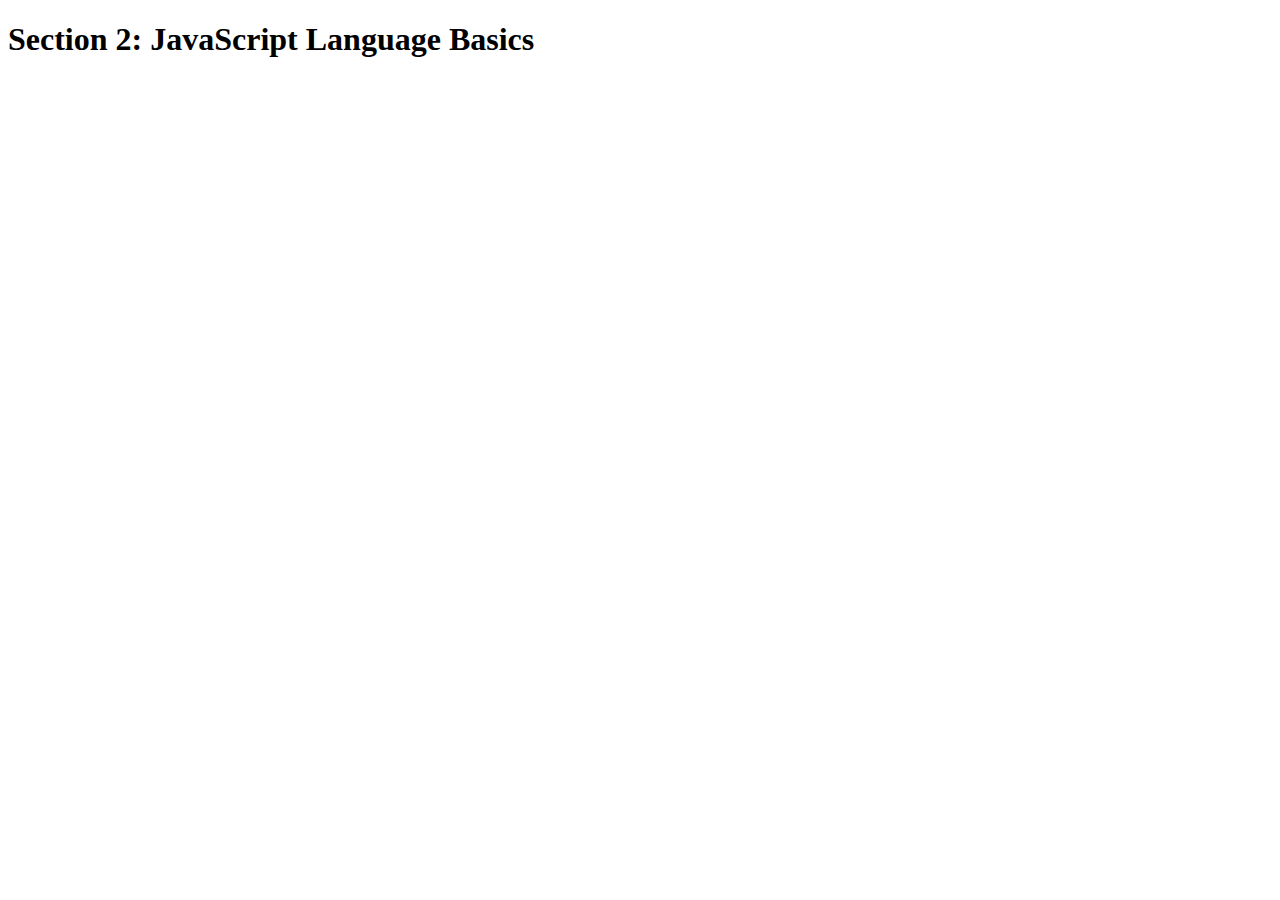
<file: 2-JS-Basics/2-JS-Basics/index.html>
<!DOCTYPE html>
<html lang="en">
    <head>
        <meta charset="UTF-8">
        <title>Section 2: JavaScript Language Basics</title>

    </head>

    <body>
        <h1>Section 2: JavaScript Language Basics</h1>
    </body>
    <script src="script.js" type="text/javascript"></script>
</html>
</file>
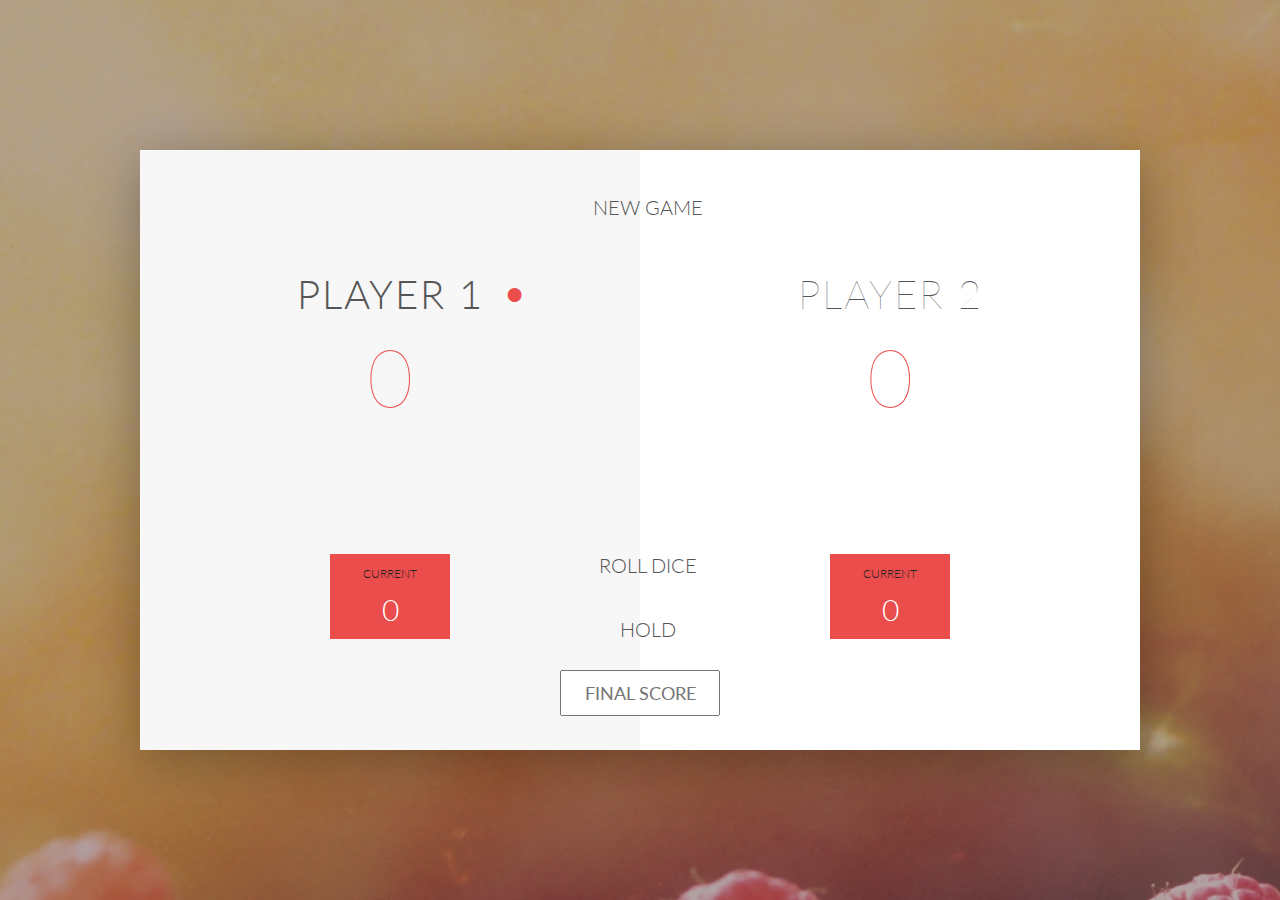
<file: 4-DOM-Pig-Game-Final/4-DOM-Pig-Game-Final/index.html>
<!DOCTYPE html>
<html lang="en">
    <head>
        <meta charset="UTF-8">
        <link href="https://fonts.googleapis.com/css?family=Lato:100,300,600" rel="stylesheet" type="text/css">
        <link href="http://code.ionicframework.com/ionicons/2.0.1/css/ionicons.min.css" rel="stylesheet" type="text/css">
        <link type="text/css" rel="stylesheet" href="style.css">
        
        <title>Pig Game</title>
    </head>

    <body>
        <div class="wrapper clearfix">
            <div class="player-0-panel active">
                <div class="player-name" id="name-0">Player 1</div>
                <div class="player-score" id="score-0">43</div>
                <div class="player-current-box">
                    <div class="player-current-label">Current</div>
                    <div class="player-current-score" id="current-0">11</div>
                </div>
            </div>
            
            <div class="player-1-panel">
                <div class="player-name" id="name-1">Player 2</div>
                <div class="player-score" id="score-1">72</div>
                <div class="player-current-box">
                    <div class="player-current-label">Current</div>
                    <div class="player-current-score" id="current-1">0</div>
                </div>
            </div>
            
            <button class="btn-new"><i class="ion-ios-plus-outline"></i>New game</button>
            <button class="btn-roll"><i class="ion-ios-loop"></i>Roll dice</button>
            <button class="btn-hold"><i class="ion-ios-download-outline"></i>Hold</button>
            <input type="text" placeholder="Final score" class="final-score">
            
            <img src="dice-5.png" alt="Dice" class="dice" id="dice-1">
            <img src="dice-5.png" alt="Dice" class="dice" id="dice-2">
        </div>
        
        <!--<script src="app.js"></script>-->
        <script src="challenges.js"></script>
    </body>
</html>
</file>
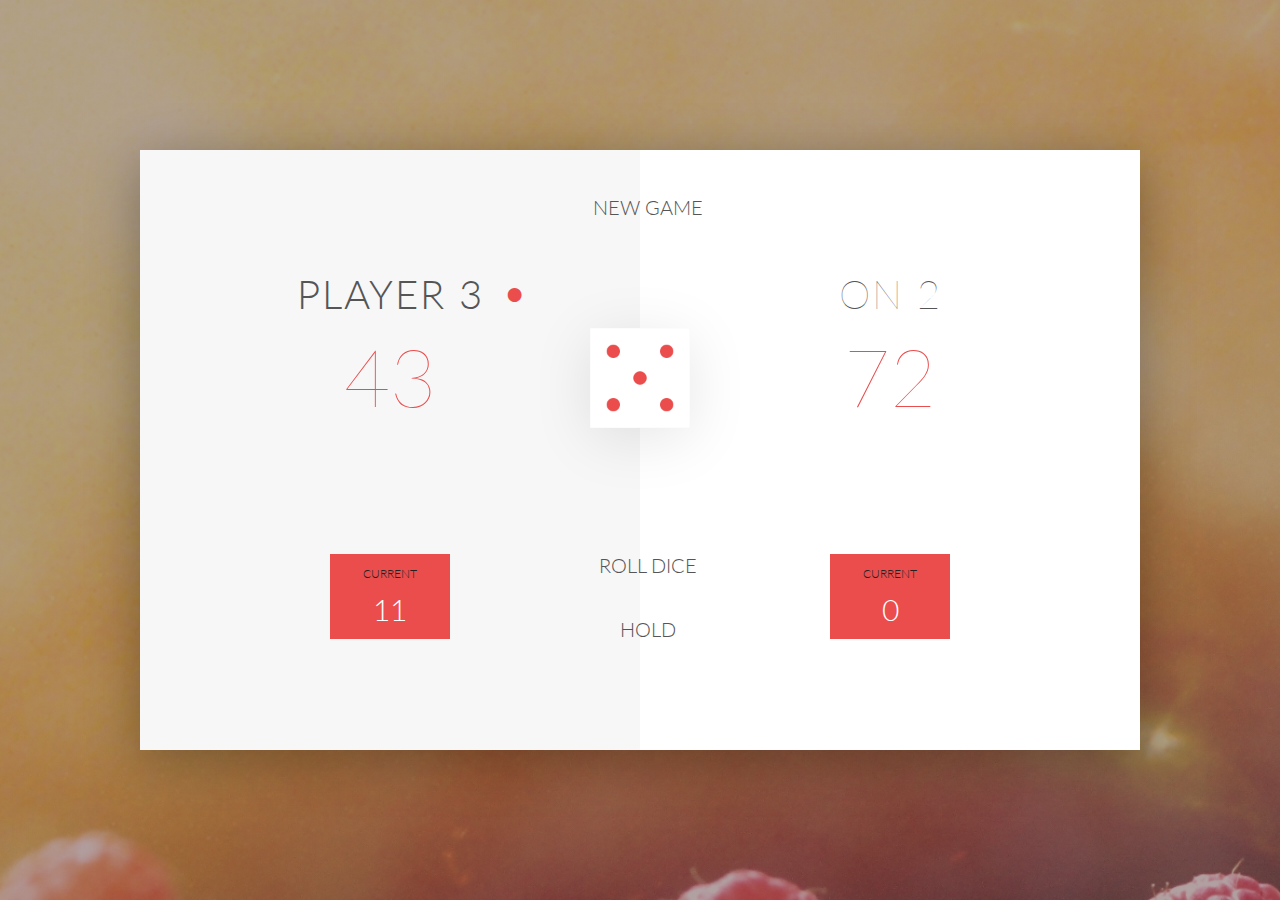
<file: 4-DOM-Pig-Game/4-DOM-Pig-Game/index.html>
<!DOCTYPE html>
<html lang="en">
    <head>
        <meta charset="UTF-8">
        <link href="https://fonts.googleapis.com/css?family=Lato:100,300,600" rel="stylesheet" type="text/css">
        <link href="http://code.ionicframework.com/ionicons/2.0.1/css/ionicons.min.css" rel="stylesheet" type="text/css">
        <link type="text/css" rel="stylesheet" href="style.css">
        
        <title>Pig Game</title>
    </head>

    <body>
        <div class="wrapper clearfix">
            <div class="player-0-panel active">
                <div class="player-name" id="name-0">Player 3</div>
                <div class="player-score" id="score-0">43</div>
                <div class="player-current-box">
                    <div class="player-current-label">Current</div>
                    <div class="player-current-score" id="current-0">11</div>
                </div>
            </div>
            
            <div class="player-1-panel">
                <div class="player-name" id="name-1">on 2</div>
                <div class="player-score" id="score-1">72</div>
                <div class="player-current-box">
                    <div class="player-current-label">Current</div>
                    <div class="player-current-score" id="current-1">0</div>
                </div>
            </div>
            
            <button class="btn-new"><i class="ion-ios-plus-outline"></i>New game</button>
            <button class="btn-roll"><i class="ion-ios-loop"></i>Roll dice</button>
            <button class="btn-hold"><i class="ion-ios-download-outline"></i>Hold</button>
            
            <img src="dice-5.png" alt="Dice" class="dice">
        </div>
        
        <script src="app.js"></script>
    </body>
</html>
</file>
<file: 4-DOM-Pig-Game-Final/4-DOM-Pig-Game-Final/style.css>
/**********************************************
*** GENERAL
**********************************************/

.final-score {
    position: absolute;
    left: 50%;
    transform: translateX(-50%);
    top: 520px;
    color: #555;
    font-size: 18px;
    font-family: 'Lato';
    text-align: center;
    padding: 10px;
    width: 160px;
    text-transform: uppercase;
}

.final-score:focus { outline: none; }

#dice-1 { top: 120px; }
#dice-2 { top: 250px; }


* {
    margin: 0;
    padding: 0;
    box-sizing: border-box;
    
}

.clearfix::after {
    content: "";
    display: table;
    clear: both;
}

body {
    background-image: linear-gradient(rgba(62, 20, 20, 0.4), rgba(62, 20, 20, 0.4)), url(back.jpg);
    background-size: cover;
    background-position: center;
    font-family: Lato;
    font-weight: 300;
    position: relative;
    height: 100vh;
    color: #555;
}

.wrapper {
    width: 1000px;
    position: absolute;
    top: 50%;
    left: 50%;
    transform: translate(-50%, -50%);
    background-color: #fff;
    box-shadow: 0px 10px 50px rgba(0, 0, 0, 0.3);
    overflow: hidden;
}

.player-0-panel,
.player-1-panel {
    width: 50%;
    float: left;
    height: 600px;
    padding: 100px;
}



/**********************************************
*** PLAYERS
**********************************************/

.player-name {
    font-size: 40px;
    text-align: center;
    text-transform: uppercase;
    letter-spacing: 2px;
    font-weight: 100;
    margin-top: 20px;
    margin-bottom: 10px;
    position: relative;
}

.player-score {
    text-align: center;
    font-size: 80px;
    font-weight: 100;
    color: #EB4D4D;
    margin-bottom: 130px;
}

.active { background-color: #f7f7f7; }
.active .player-name { font-weight: 300; }

.active .player-name::after {
    content: "\2022";
    font-size: 47px;
    position: absolute;
    color: #EB4D4D;
    top: -7px;
    right: 10px;
    
}

.player-current-box {
    background-color: #EB4D4D;
    color: #fff;
    width: 40%;
    margin: 0 auto;
    padding: 12px;
    text-align: center;
}

.player-current-label {
    text-transform: uppercase;
    margin-bottom: 10px;
    font-size: 12px;
    color: #222;
}

.player-current-score {
    font-size: 30px;
}

button {
    position: absolute;
    width: 200px;
    left: 50%;
    transform: translateX(-50%);
    color: #555;
    background: none;
    border: none;
    font-family: Lato;
    font-size: 20px;
    text-transform: uppercase;
    cursor: pointer;
    font-weight: 300;
    transition: background-color 0.3s, color 0.3s;
}

button:hover { font-weight: 600; }
button:hover i { margin-right: 20px; }

button:focus {
    outline: none;
}

i {
    color: #EB4D4D;
    display: inline-block;
    margin-right: 15px;
    font-size: 32px;
    line-height: 1;
    vertical-align: text-top;
    margin-top: -4px;
    transition: margin 0.3s;
}

.btn-new { top: 45px;}
.btn-roll { top: 403px;}
.btn-hold { top: 467px;}

.dice {
    position: absolute;
    left: 50%;
    top: 178px;
    transform: translateX(-50%);
    height: 100px;
    box-shadow: 0px 10px 60px rgba(0, 0, 0, 0.10);
}

.winner { background-color: #f7f7f7; }
.winner .player-name { font-weight: 300; color: #EB4D4D; }
</file>
<file: 4-DOM-Pig-Game/4-DOM-Pig-Game/style.css>
/**********************************************
*** GENERAL
**********************************************/

.final-score {
    position: absolute;
    left: 50%;
    transform: translateX(-50%);
    top: 520px;
    color: #555;
    font-size: 18px;
    font-family: 'Lato';
    text-align: center;
    padding: 10px;
    width: 160px;
    text-transform: uppercase;

}
.final-score:focus {
    outline: none;
}

#dice-1 {
    top: 120px;

}
#dice-2 {
    top: 250px;
}
* {
    margin: 0;
    padding: 0;
    box-sizing: border-box;
    
}

.clearfix::after {
    content: "";
    display: table;
    clear: both;
}

body {
    background-image: linear-gradient(rgba(62, 20, 20, 0.4), rgba(62, 20, 20, 0.4)), url(back.jpg);
    background-size: cover;
    background-position: center;
    font-family: Lato;
    font-weight: 300;
    position: relative;
    height: 100vh;
    color: #555;
}

.wrapper {
    width: 1000px;
    position: absolute;
    top: 50%;
    left: 50%;
    transform: translate(-50%, -50%);
    background-color: #fff;
    box-shadow: 0px 10px 50px rgba(0, 0, 0, 0.3);
    overflow: hidden;
}

.player-0-panel,
.player-1-panel {
    width: 50%;
    float: left;
    height: 600px;
    padding: 100px;
}



/**********************************************
*** PLAYERS
**********************************************/

.player-name {
    font-size: 40px;
    text-align: center;
    text-transform: uppercase;
    letter-spacing: 2px;
    font-weight: 100;
    margin-top: 20px;
    margin-bottom: 10px;
    position: relative;
}

.player-score {
    text-align: center;
    font-size: 80px;
    font-weight: 100;
    color: #EB4D4D;
    margin-bottom: 130px;
}

.active { background-color: #f7f7f7; }
.active .player-name { font-weight: 300; }

.active .player-name::after {
    content: "\2022";
    font-size: 47px;
    position: absolute;
    color: #EB4D4D;
    top: -7px;
    right: 10px;
    
}

.player-current-box {
    background-color: #EB4D4D;
    color: #fff;
    width: 40%;
    margin: 0 auto;
    padding: 12px;
    text-align: center;
}

.player-current-label {
    text-transform: uppercase;
    margin-bottom: 10px;
    font-size: 12px;
    color: #222;
}

.player-current-score {
    font-size: 30px;
}

button {
    position: absolute;
    width: 200px;
    left: 50%;
    transform: translateX(-50%);
    color: #555;
    background: none;
    border: none;
    font-family: Lato;
    font-size: 20px;
    text-transform: uppercase;
    cursor: pointer;
    font-weight: 300;
    transition: background-color 0.3s, color 0.3s;
}

button:hover { font-weight: 600; }
button:hover i { margin-right: 20px; }

button:focus {
    outline: none;
}

i {
    color: #EB4D4D;
    display: inline-block;
    margin-right: 15px;
    font-size: 32px;
    line-height: 1;
    vertical-align: text-top;
    margin-top: -4px;
    transition: margin 0.3s;
}

.btn-new { top: 45px;}
.btn-roll { top: 403px;}
.btn-hold { top: 467px;}

.dice {
    position: absolute;
    left: 50%;
    top: 178px;
    transform: translateX(-50%);
    height: 100px;
    box-shadow: 0px 10px 60px rgba(0, 0, 0, 0.10);
}

.winner { background-color: #f7f7f7; }
.winner .player-name { font-weight: 300; color: #EB4D4D; }
</file>
